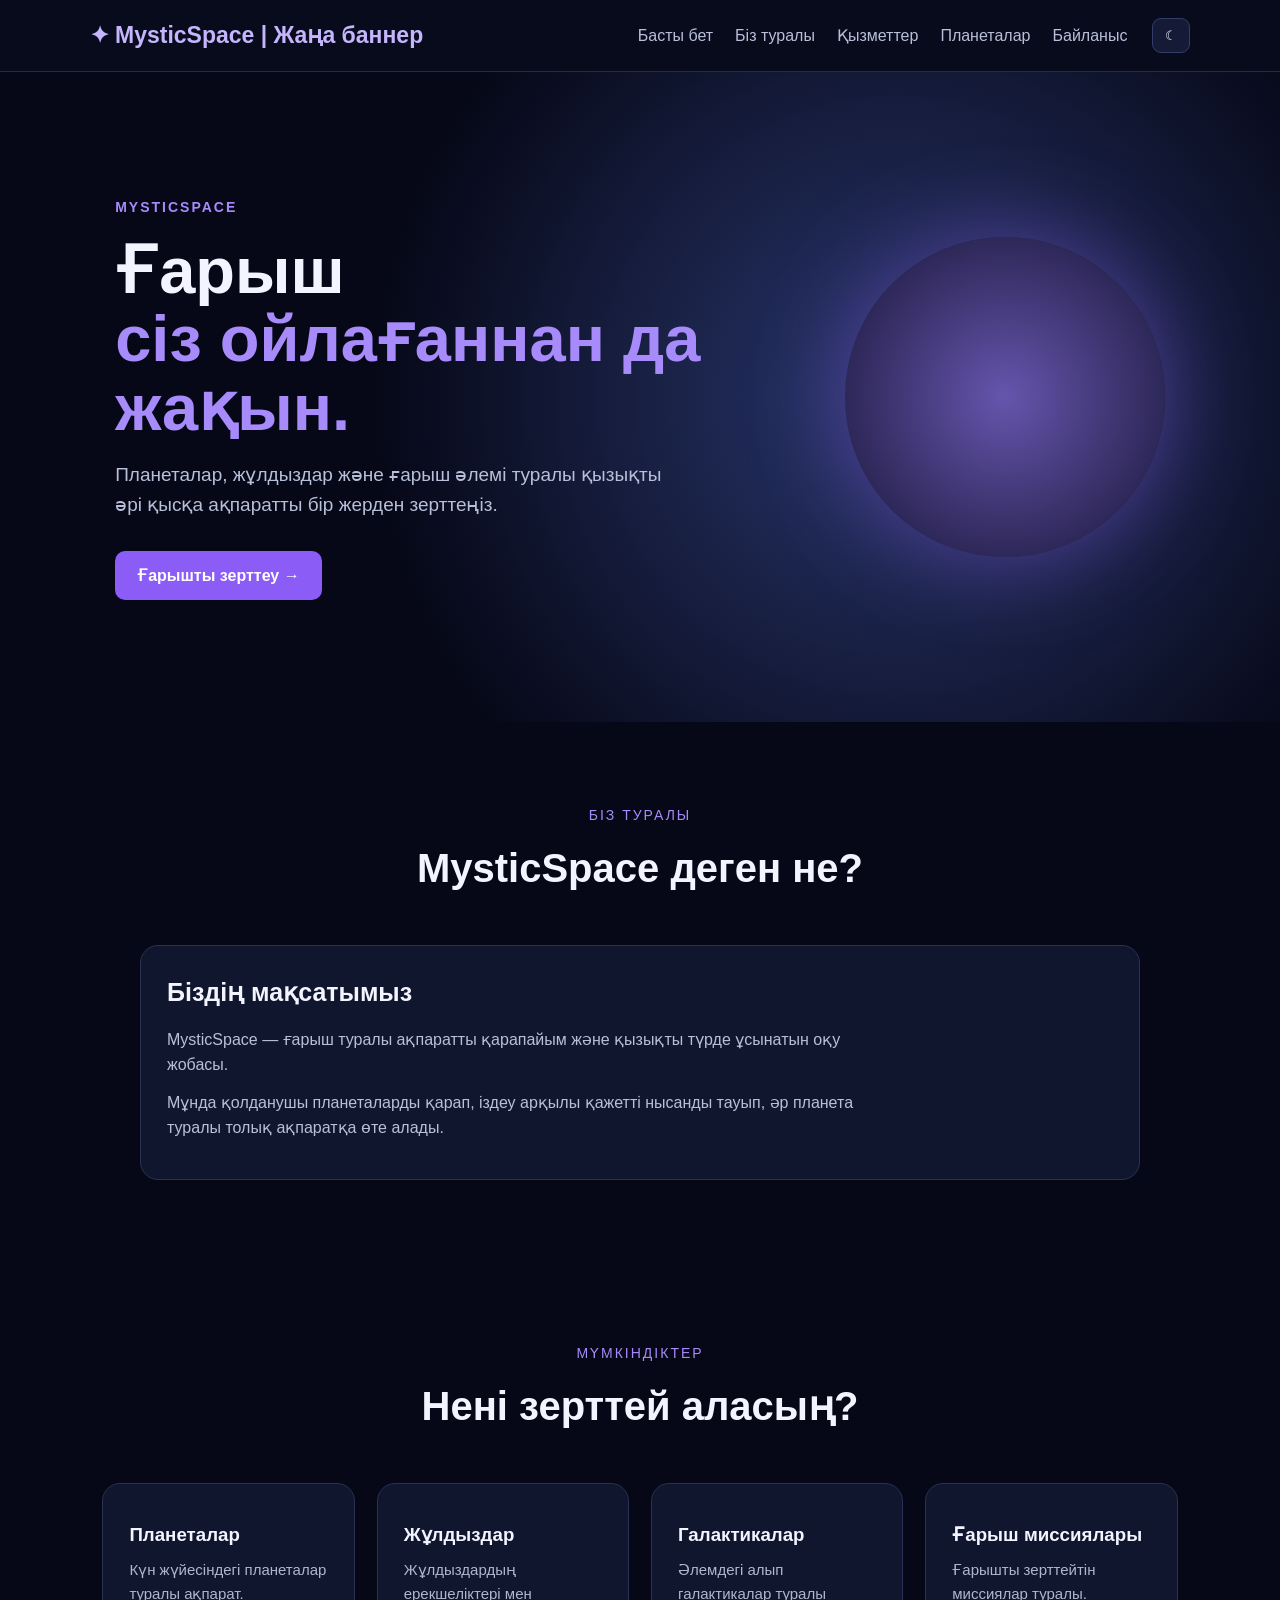
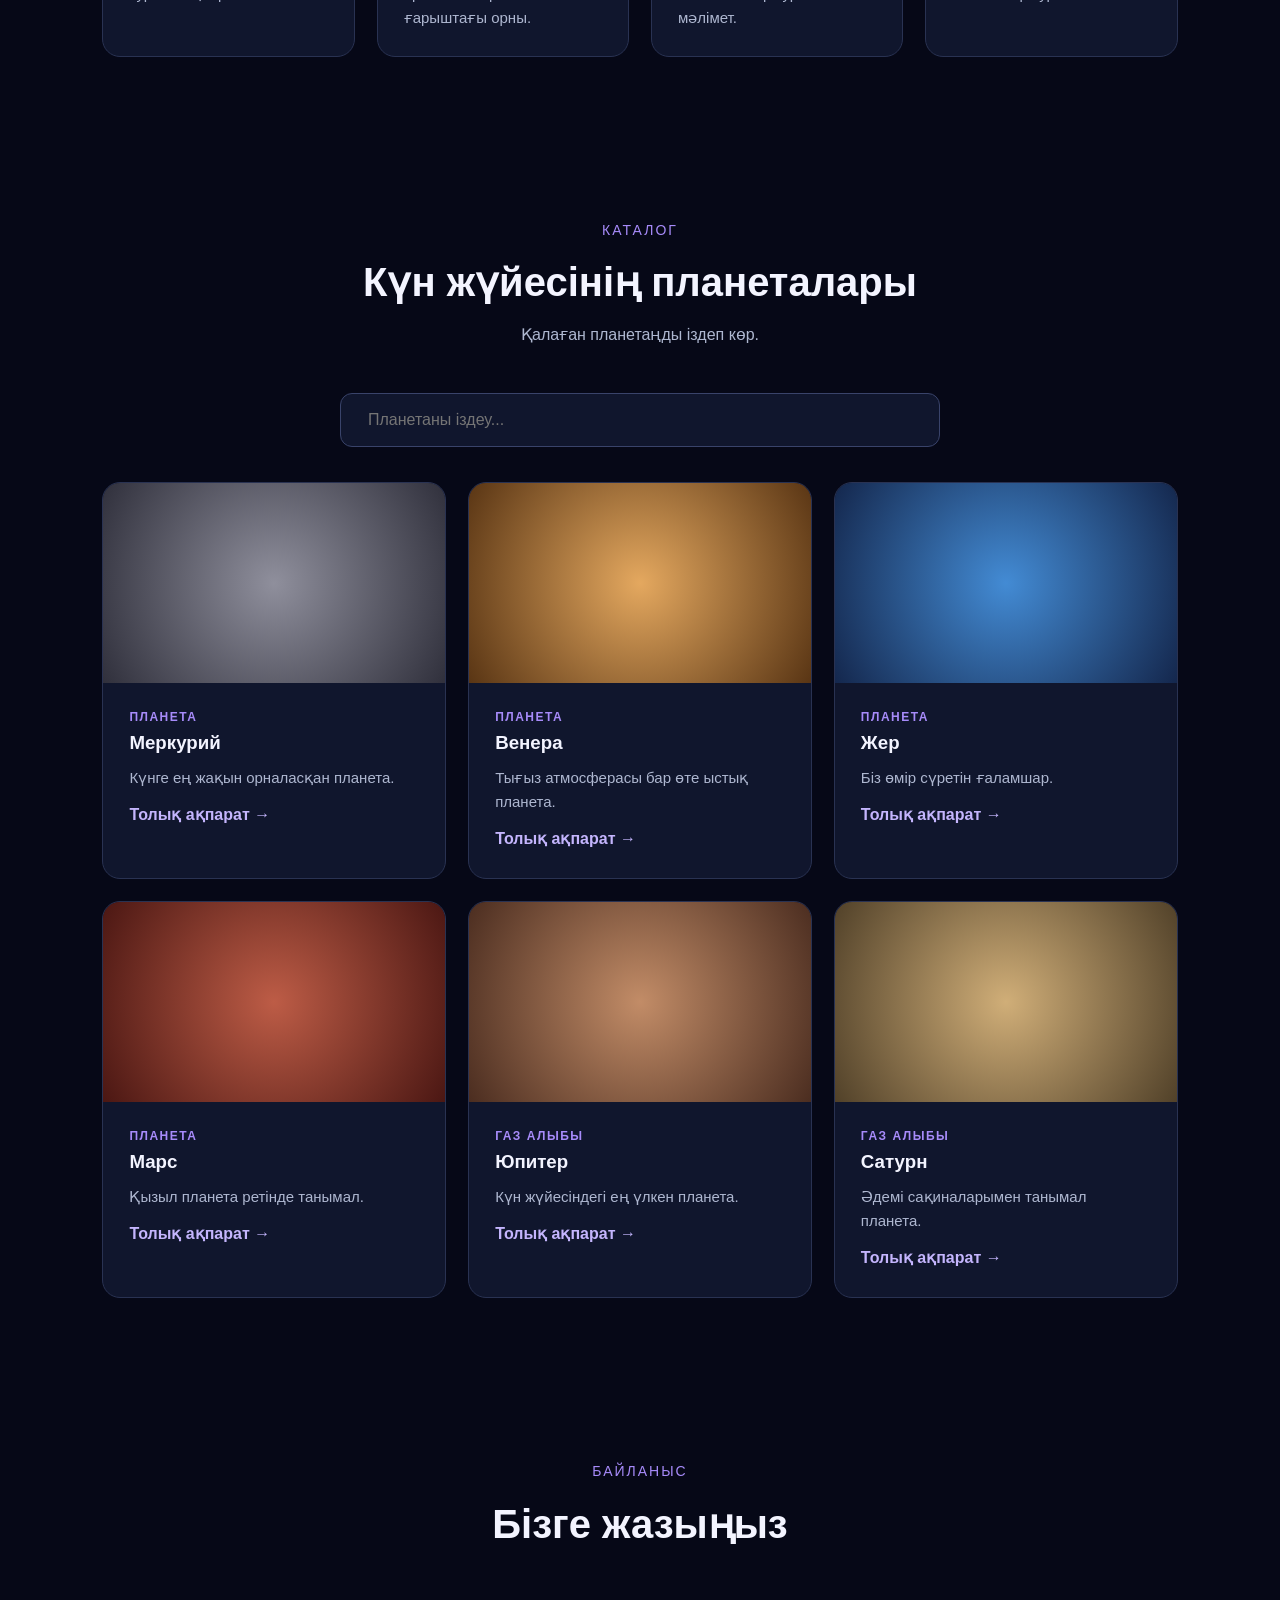
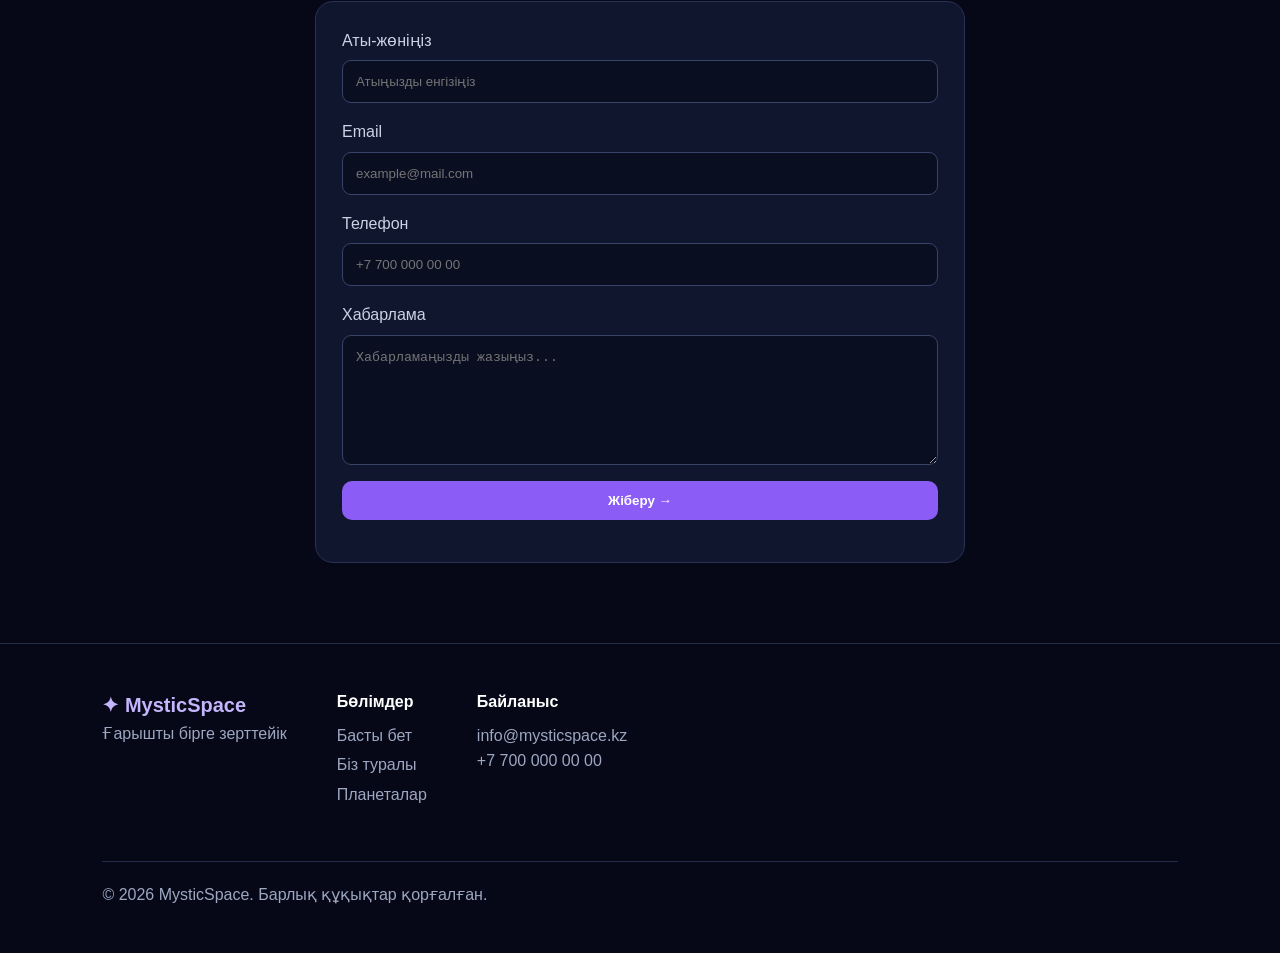
<file: index.html>
<!DOCTYPE html>
<html lang="kk">
<head>
    <meta charset="UTF-8">
    <meta name="viewport" content="width=device-width, initial-scale=1.0">
    <title>MysticSpace — Ғарыш әлемі</title>
    <link rel="stylesheet" href="style.css">
</head>

<body>

<header>
    <a href="index.html" class="logo">✦ MysticSpace | Жаңа баннер</a>
  
  <button
    class="menu-btn"
    type="button"
    aria-label="Мәзірді ашу"
    aria-controls="nav"
    aria-expanded="false"
    onclick="toggleMenu()"
>
    ☰
</button>

    <nav id="nav">
        <a href="#home">Басты бет</a>
        <a href="#about">Біз туралы</a>
        <a href="#services">Қызметтер</a>
        <a href="#catalog">Планеталар</a>
        <a href="#contact">Байланыс</a>
    </nav>

    <button class="theme-btn" onclick="toggleTheme()">☾</button>
</header>


<!-- HOME -->
<section id="home" class="hero">

    <div class="hero-text">

        <span class="small-title"> MYSTICSPACE</span>

        <h1>
            Ғарыш
            <br>
            <b>сіз ойлағаннан да жақын.</b>
        </h1>

        <p>
            Планеталар, жұлдыздар және ғарыш әлемі туралы
            қызықты әрі қысқа ақпаратты бір жерден зерттеңіз.
        </p>

        <a href="#catalog" class="btn">
            Ғарышты зерттеу →
        </a>

    </div>

    <div class="planet-animation">
        
    </div>

</section>


<!-- ABOUT -->
<section id="about" class="section">

    <div class="section-title">
        <span>БІЗ ТУРАЛЫ</span>
        <h2>MysticSpace деген не?</h2>
    </div>

    <div class="about-box">

        <div>
            <h3> Біздің мақсатымыз</h3>

            <p>
                MysticSpace — ғарыш туралы ақпаратты
                қарапайым және қызықты түрде ұсынатын
                оқу жобасы.
            </p>

            <p>
                Мұнда қолданушы планеталарды қарап,
                іздеу арқылы қажетті нысанды тауып,
                әр планета туралы толық ақпаратқа өте алады.
            </p>
        </div>

        <div class="about-icon">
            
        </div>

    </div>

</section>


<!-- SERVICES -->
<section id="services" class="section">

    <div class="section-title">
        <span>МҮМКІНДІКТЕР</span>
        <h2>Нені зерттей аласың?</h2>
    </div>

    <div class="grid four">

        <article class="service-card">
            <div class="icon"></div>
            <h3>Планеталар</h3>
            <p>
                Күн жүйесіндегі планеталар
                туралы ақпарат.
            </p>
        </article>

        <article class="service-card">
            <div class="icon"></div>
            <h3>Жұлдыздар</h3>
            <p>
                Жұлдыздардың ерекшеліктері
                мен ғарыштағы орны.
            </p>
        </article>

        <article class="service-card">
            <div class="icon"></div>
            <h3>Галактикалар</h3>
            <p>
                Әлемдегі алып галактикалар
                туралы мәлімет.
            </p>
        </article>

        <article class="service-card">
            <div class="icon"></div>
            <h3>Ғарыш миссиялары</h3>
            <p>
                Ғарышты зерттейтін
                миссиялар туралы.
            </p>
        </article>

    </div>

</section>


<!-- CATALOG -->
<section id="catalog" class="section catalog-section">

    <div class="section-title">
        <span>КАТАЛОГ</span>
        <h2>Күн жүйесінің планеталары</h2>
        <p>
            Қалаған планетаңды іздеп көр.
        </p>
    </div>

    <div class="search-box">
        
        <input
            type="text"
            id="search"
            placeholder="Планетаны іздеу..."
            oninput="searchPlanets()"
        >
    </div>


    <div id="cards" class="grid three">

        <!-- MERCURY -->
        <article class="planet-card" data-name="меркурий">

            <div class="planet-image mercury">
                
            </div>

            <span class="tag">ПЛАНЕТА</span>

            <h3>Меркурий</h3>

            <p>
                Күнге ең жақын орналасқан
                планета.
            </p>

            <a href="product.html?id=1">
                Толық ақпарат →
            </a>

        </article>


        <!-- VENUS -->
        <article class="planet-card" data-name="венера">

            <div class="planet-image venus">
                
            </div>

            <span class="tag">ПЛАНЕТА</span>

            <h3>Венера</h3>

            <p>
                Тығыз атмосферасы бар
                өте ыстық планета.
            </p>

            <a href="product.html?id=2">
                Толық ақпарат →
            </a>

        </article>


        <!-- EARTH -->
        <article class="planet-card" data-name="жер">

            <div class="planet-image earth">
                
            </div>

            <span class="tag">ПЛАНЕТА</span>

            <h3>Жер</h3>

            <p>
                Біз өмір сүретін ғаламшар.
            </p>

            <a href="product.html?id=3">
                Толық ақпарат →
            </a>

        </article>


        <!-- MARS -->
        <article class="planet-card" data-name="марс">

            <div class="planet-image mars">
                
            </div>

            <span class="tag">ПЛАНЕТА</span>

            <h3>Марс</h3>

            <p>
                Қызыл планета ретінде
                танымал.
            </p>

            <a href="product.html?id=4">
                Толық ақпарат →
            </a>

        </article>


        <!-- JUPITER -->
        <article class="planet-card" data-name="юпитер">

            <div class="planet-image jupiter">
                
            </div>
<span class="tag">ГАЗ АЛЫБЫ</span>
</span>
<h3>Юпитер</h3>

            <p>
                Күн жүйесіндегі ең үлкен
                планета.
            </p>

            <a href="product.html?id=5">
                Толық ақпарат →
            </a>

        </article>


        <!-- SATURN -->
        <article class="planet-card" data-name="сатурн">

            <div class="planet-image saturn">
                
            </div>

            <span class="tag">ГАЗ АЛЫБЫ</span>

            <h3>Сатурн</h3>

            <p>
                Әдемі сақиналарымен
                танымал планета.
            </p>

            <a href="product.html?id=6">
                Толық ақпарат →
            </a>

        </article>

    </div>

    <p id="noResult" class="no-result">
        Планета табылмады 
    </p>

</section>


<!-- CONTACT -->
<section id="contact" class="section">

    <div class="section-title">
        <span>БАЙЛАНЫС</span>
        <h2>Бізге жазыңыз</h2>
    </div>


    <form id="contactForm" onsubmit="sendForm(event)">

        <label>
            Аты-жөніңіз

            <input
                type="text"
                id="name"
                placeholder="Атыңызды енгізіңіз"
                required
            >
        </label>


        <label>
            Email

            <input
                type="email"
                id="email"
                placeholder="example@mail.com"
                required
            >
        </label>


        <label>
            Телефон

            <input
                type="tel"
                id="phone"
                placeholder="+7 700 000 00 00"
                required
            >
        </label>


        <label>
            Хабарлама

            <textarea
                id="message"
                placeholder="Хабарламаңызды жазыңыз..."
                required
            ></textarea>

        </label>


        <button class="btn" type="submit">
            Жіберу →
        </button>

        <p id="formMessage"></p>

    </form>

</section>


<!-- FOOTER -->
<footer>

    <div>
        <b>✦ MysticSpace</b>
        <p>
            Ғарышты бірге зерттейік 
        </p>
    </div>

    <div>
        <h4>Бөлімдер</h4>
        <a href="#home">Басты бет</a>
        <a href="#about">Біз туралы</a>
        <a href="#catalog">Планеталар</a>
    </div>

    <div>
        <h4>Байланыс</h4>
        <p>info@mysticspace.kz</p>
        <p>+7 700 000 00 00</p>
    </div>

    <div class="copyright">
        © 2026 MysticSpace. Барлық құқықтар қорғалған.
    </div>

</footer>


<script src="script.js"></script>

</body>
</html>
</file>
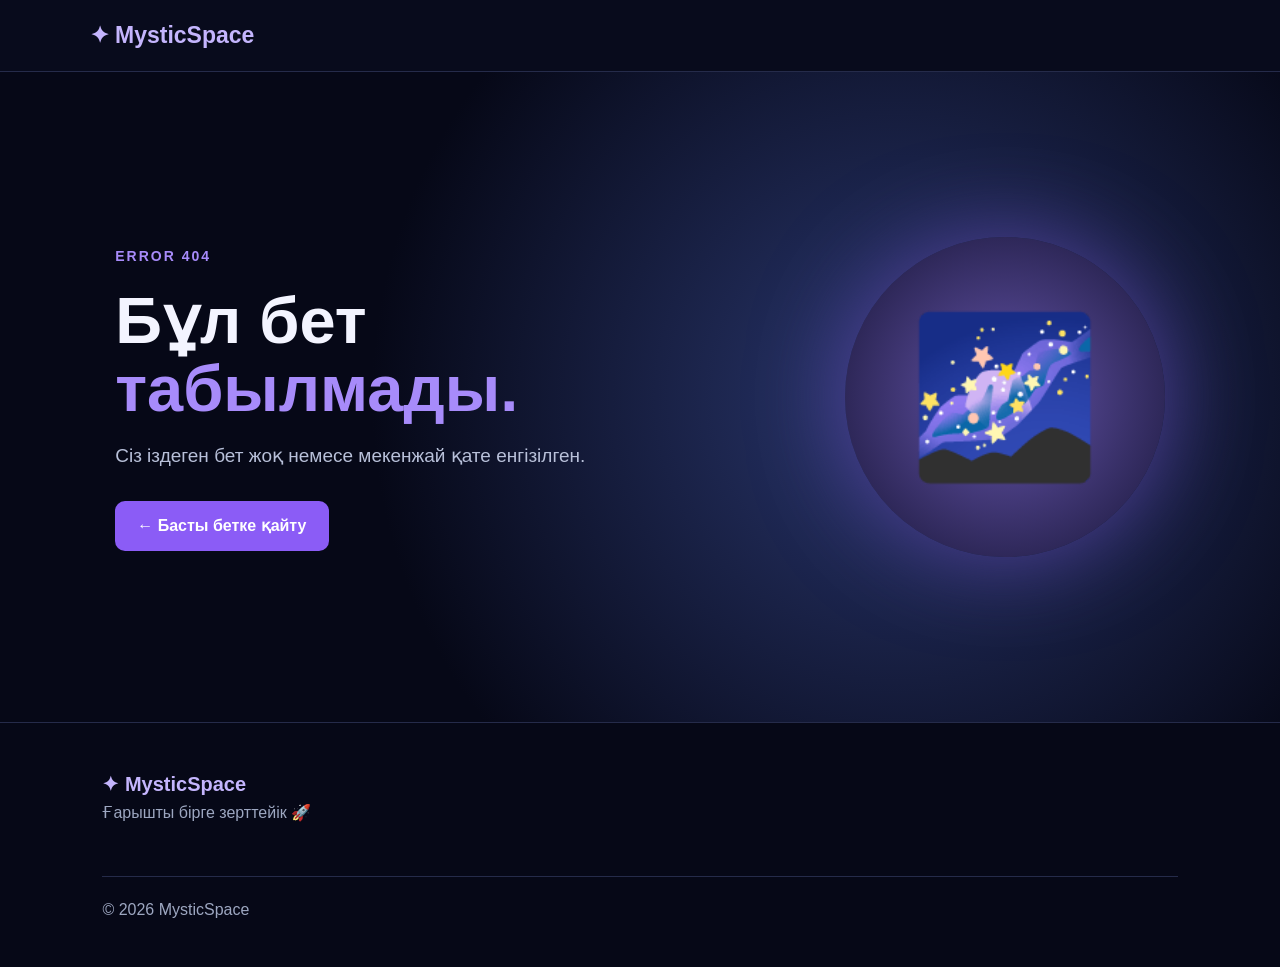
<file: product.html>
<!DOCTYPE html>
<html lang="kk">

<head>

    <meta charset="UTF-8">

    <meta
        name="viewport"
        content="width=device-width, initial-scale=1.0"
    >

    <title>Планета — MysticSpace</title>

    <link rel="stylesheet" href="style.css">

</head>


<body>


<header>

    <a href="index.html" class="logo">
        ✦ MysticSpace
    </a>

    <nav>

        <a href="index.html#home">
            Басты бет
        </a>

        <a href="index.html#catalog">
            Планеталар
        </a>

        <a href="index.html#contact">
            Байланыс
        </a>

    </nav>

    <button
        class="theme-btn"
        onclick="toggleTheme()"
    >
        ☾
    </button>

</header>


<main class="detail-page">


    <div class="detail-planet">

        <div id="planetSymbol">
            
        </div>

    </div>


    <div class="detail-content">

        <span class="small-title">
            КҮН ЖҮЙЕСІ
        </span>

        <h1 id="planetName">
            Планета
        </h1>

        <span id="planetType" class="tag">
            ПЛАНЕТА
        </span>


        <p id="planetDescription">
            Планета туралы ақпарат.
        </p>


        <h2>
            Қызықты фактілер
        </h2>


        <ul id="planetFacts">

            <li>
                Күн жүйесінің құрамына кіреді.
            </li>

            <li>
                Ғалымдар оны арнайы
                телескоптар арқылы зерттейді.
            </li>

            <li>
                Әр планетаның өзіндік
                ерекшеліктері бар.
            </li>

        </ul>


        <a
            href="index.html#catalog"
            class="btn"
        >
            ← Каталогқа қайту
        </a>

    </div>

</main>


<footer>

    <div>
        <b>✦ MysticSpace</b>

        <p>
            Ғарышты бірге зерттейік 
        </p>
    </div>

    <div>
        <h4>Байланыс</h4>

        <p>
            info@mysticspace.kz
        </p>

    </div>

    <div class="copyright">
        © 2026 MysticSpace
    </div>

</footer>


<script src="script.js"></script>

</body>

</html>
</file>
<file: style.css>
* {
    margin: 0;
    padding: 0;
    box-sizing: border-box;
}

html {
    scroll-behavior: smooth;
}

body {
    font-family: Arial, sans-serif;
    background: #060817;
    color: #f3f4ff;
    line-height: 1.6;
    overflow-wrap: break-word;
}

body.light {
    background: #f4f5ff;
    color: #15162b;
}

a {
    text-decoration: none;
    color: inherit;
}

img {
    max-width: 100%;
    height: auto;
}

header {
    min-height: 72px;
    padding: 0 7%;
    display: flex;
    align-items: center;
    gap: 25px;
    border-bottom: 1px solid #252b4a;
    background: #080b1c;
    position: sticky;
    top: 0;
    z-index: 100;
}

.logo {
    font-size: 23px;
    font-weight: bold;
    color: #c4b5fd;
    white-space: nowrap;
}

nav {
    display: flex;
    gap: 22px;
    margin-left: auto;
}

nav a {
    color: #b8c0d9;
    transition: color 0.3s;
}

nav a:hover {
    color: #a78bfa;
}

button {
    background: #151b36;
    color: white;
    border: 1px solid #343d68;
    border-radius: 9px;
    padding: 9px 12px;
    cursor: pointer;
    transition: transform 0.3s, background 0.3s;
}

button:hover {
    transform: translateY(-2px);
}

button:focus-visible,
a:focus-visible,
input:focus-visible,
textarea:focus-visible {
    outline: 2px solid #c4b5fd;
    outline-offset: 3px;
}

.menu-btn {
    display: none;
}

.hero {
    min-height: 650px;
    padding: 80px 9%;
    display: flex;
    align-items: center;
    justify-content: space-between;
    gap: 60px;
    background: radial-gradient(
        circle at 70%,
        #29366c,
        #060817 55%
    );
}

.hero-text {
    max-width: 650px;
    min-width: 0;
}

.small-title {
    color: #a78bfa;
    letter-spacing: 2px;
    font-size: 14px;
    font-weight: bold;
}

.hero h1 {
    font-size: 65px;
    line-height: 1.05;
    margin: 18px 0;
}

.hero h1 b {
    color: #a78bfa;
}

.hero p {
    color: #b8c0d9;
    font-size: 19px;
    max-width: 560px;
    margin-bottom: 30px;
}

.btn {
    display: inline-block;
    background: #8b5cf6;
    color: white;
    padding: 12px 22px;
    border-radius: 10px;
    font-weight: bold;
    border: none;
    transition: transform 0.3s, background 0.3s;
}

.btn:hover {
    background: #7c3aed;
    transform: translateY(-3px);
}

.planet-animation {
    width: 320px;
    height: 320px;
    flex-shrink: 0;
    border-radius: 50%;
    display: grid;
    place-items: center;
    font-size: 155px;
    background: radial-gradient(
        circle,
        #6655ad,
        #171536
    );
    box-shadow: 0 0 90px #51429b;
    animation: floatPlanet 4s ease-in-out infinite;
}

@keyframes floatPlanet {
    0%, 100% {
        transform: translateY(0);
    }

    50% {
        transform: translateY(-20px);
    }
}

.section {
    padding: 80px 8%;
}

.section-title {
    text-align: center;
    margin-bottom: 45px;
}

.section-title span {
    color: #a78bfa;
    letter-spacing: 2px;
    font-size: 14px;
}

.section-title h2 {
    font-size: 40px;
    margin: 8px 0;
}

.section-title p {
    color: #aeb7d0;
}

.grid {
    display: grid;
    gap: 22px;
}

.three {
    grid-template-columns: repeat(3, minmax(0, 1fr));
}

.four {
    grid-template-columns: repeat(4, minmax(0, 1fr));
}

.service-card,
.planet-card,
.about-box,
form {
    min-width: 0;
    background: #10162d;
    border: 1px solid #293252;
    border-radius: 18px;
    padding: 26px;
    transition: transform 0.3s, border-color 0.3s, box-shadow 0.3s;
}

.service-card:hover,
.planet-card:hover {
    transform: translateY(-8px);
    border-color: #8b5cf6;
    box-shadow: 0 15px 40px rgba(139, 92, 246, 0.15);
}

.icon {
    font-size: 40px;
    margin-bottom: 10px;
}

.service-card h3,
.planet-card h3 {
    margin-bottom: 8px;
}

.service-card p,
.planet-card p {
    color: #aeb7d0;
    font-size: 15px;
}

.about-box {
    max-width: 1000px;
    margin: auto;
    display: flex;
    align-items: center;
    justify-content: space-between;
    gap: 40px;
}

.about-box h3 {
    font-size: 25px;
    margin-bottom: 15px;
}

.about-box p {
    color: #b8c0d9;
    margin-bottom: 12px;
}

.about-icon {
    font-size: 100px;
    min-width: 180px;
    text-align: center;
}

.search-box {
    max-width: 600px;
    width: 100%;
    min-width: 0;
    margin: 0 auto 35px;
    display: flex;
    align-items: center;
    gap: 10px;
    background: #10162d;
    border: 1px solid #39436a;
    border-radius: 12px;
    padding: 5px 15px;
}

.search-box input {
    width: 100%;
    min-width: 0;
    border: none;
    outline: none;
    background: transparent;
    color: white;
    padding: 12px;
    font-size: 16px;
}

.planet-card {
    overflow: hidden;
}

.planet-image {
    height: 200px;
    margin: -26px -26px 20px;
    display: grid;
    place-items: center;
    font-size: 95px;
}

.mercury {
    background: radial-gradient(circle, #8f8f9c, #30303c);
}

.venus {
    background: radial-gradient(circle, #e4a85f, #593514);
}

.earth {
    background: radial-gradient(circle, #438bd4, #14274d);
}

.mars {
    background: radial-gradient(circle, #bd5c46, #4b1713);
}

.jupiter {
    background: radial-gradient(circle, #c28c67, #4b2d20);
}

.saturn {
    background: radial-gradient(circle, #d0ae78, #514129);
}

.tag {
    color: #a78bfa;
    font-size: 12px;
    letter-spacing: 1.5px;
    font-weight: bold;
}

.planet-card a {
    display: inline-block;
    color: #c4b5fd;
    margin-top: 12px;
    font-weight: bold;
}

.no-result {
    display: none;
    text-align: center;
    color: #aeb7d0;
    margin-top: 30px;
}

form {
    max-width: 650px;
    width: 100%;
    margin: auto;
    display: grid;
    gap: 16px;
}

label {
    display: grid;
    gap: 7px;
    color: #cbd2e5;
}

input,
textarea {
    width: 100%;
    min-width: 0;
    padding: 13px;
    border-radius: 9px;
    border: 1px solid #39436a;
    background: #090e21;
    color: white;
    outline: none;
}

input:focus,
textarea:focus {
    border-color: #8b5cf6;
}

textarea {
    min-height: 130px;
    resize: vertical;
}

#formMessage {
    color: #a78bfa;
    font-weight: bold;
}

footer {
    padding: 45px 8%;
    border-top: 1px solid #252b4a;
    display: flex;
    gap: 50px;
    flex-wrap: wrap;
    color: #9da7c1;
}

footer b {
    color: #c4b5fd;
    font-size: 20px;
}

footer h4 {
    color: white;
    margin-bottom: 8px;
}

footer a {
    display: block;
    margin: 4px 0;
}

.copyright {
    width: 100%;
    padding-top: 20px;
    border-top: 1px solid #252b4a;
}

.detail-page {
    max-width: 1100px;
    margin: 80px auto;
    padding: 0 25px;
    display: grid;
    grid-template-columns: repeat(2, minmax(0, 1fr));
    gap: 60px;
    align-items: center;
}

.detail-planet {
    min-width: 0;
    height: 400px;
    border-radius: 30px;
    display: grid;
    place-items: center;
    background: radial-gradient(
        circle,
        #5b4a9d,
        #171536
    );
    box-shadow: 0 0 80px rgba(81, 66, 155, 0.5);
}

#planetSymbol {
    font-size: 160px;
}

.detail-content {
    min-width: 0;
}

.detail-content h1 {
    font-size: 58px;
    margin: 10px 0 15px;
}

.detail-content p {
    color: #b8c0d9;
    font-size: 18px;
    margin: 25px 0;
}

.detail-content h2 {
    margin-bottom: 10px;
}

.detail-content ul {
    margin-bottom: 30px;
    padding-left: 25px;
    color: #cbd2e5;
}

/* Планшеттерге арналған бейімдеу */
@media (max-width: 900px) {
    nav {
        gap: 12px;
    }

    .hero {
        gap: 35px;
    }

    .hero h1 {
        font-size: 52px;
    }

    .planet-animation {
        width: 260px;
        height: 260px;
        font-size: 125px;
    }

    .three,
    .four {
        grid-template-columns: repeat(2, minmax(0, 1fr));
    }

    .detail-page {
        gap: 35px;
    }

    .detail-content h1 {
        font-size: 46px;
    }
}

/* Телефондарға арналған бейімдеу */
@media (max-width: 700px) {
    header {
        padding: 0 5%;
    }

    .logo {
        font-size: 20px;
    }

    .menu-btn {
        display: block;
        margin-left: auto;
        flex-shrink: 0;
    }

    nav {
        display: none;
        position: absolute;
        top: 72px;
        left: 0;
        width: 100%;
        padding: 20px;
        background: #080b1c;
        flex-direction: column;
        text-align: center;
        margin-left: 0;
        gap: 16px;
    }

    nav.open {
        display: flex;
    }

    .theme-btn {
        display: none;
    }

    .hero {
        flex-direction: column;
        text-align: center;
        padding: 70px 6%;
        gap: 40px;
        min-height: auto;
    }

    .hero-text {
        width: 100%;
        max-width: 100%;
    }

    .hero h1 {
        font-size: clamp(32px, 8vw, 43px);
        overflow-wrap: break-word;
    }

    .hero p {
        font-size: 16px;
    }

    .planet-animation {
        width: min(230px, 75vw);
        height: min(230px, 75vw);
        font-size: clamp(90px, 30vw, 110px);
    }

    .section {
        padding: 60px 6%;
    }

    .section-title h2 {
        font-size: 32px;
    }

    .three,
    .four {
        grid-template-columns: minmax(0, 1fr);
    }

    .service-card,
    .planet-card,
    .about-box,
    form {
        padding: 20px;
    }

    .about-box {
        flex-direction: column;
        gap: 25px;
    }

    .about-box > div {
        min-width: 0;
        max-width: 100%;
        width: 100%;
    }

    .about-icon {
        min-width: 0;
    }

    .planet-image {
        margin: -20px -20px 20px;
    }

    .detail-page {
        grid-template-columns: minmax(0, 1fr);
        margin: 40px auto;
        padding: 0 6%;
        gap: 30px;
    }

    .detail-planet {
        height: 280px;
    }

    #planetSymbol {
        font-size: 120px;
    }

    .detail-content h1 {
        font-size: 42px;
        overflow-wrap: break-word;
    }

    footer {
        padding: 35px 6%;
        gap: 25px;
    }
}

/* Өте кішкентай экрандар */
@media (max-width: 380px) {
    .logo {
        font-size: 17px;
    }

    .hero h1 {
        font-size: 32px;
    }

    .section-title h2 {
        font-size: 28px;
    }

    .service-card,
    .planet-card,
    .about-box,
    form {
        padding: 16px;
    }

    .planet-image {
        margin: -16px -16px 16px;
    }

    .detail-content h1 {
        font-size: 36px;
    }
}
</file>
